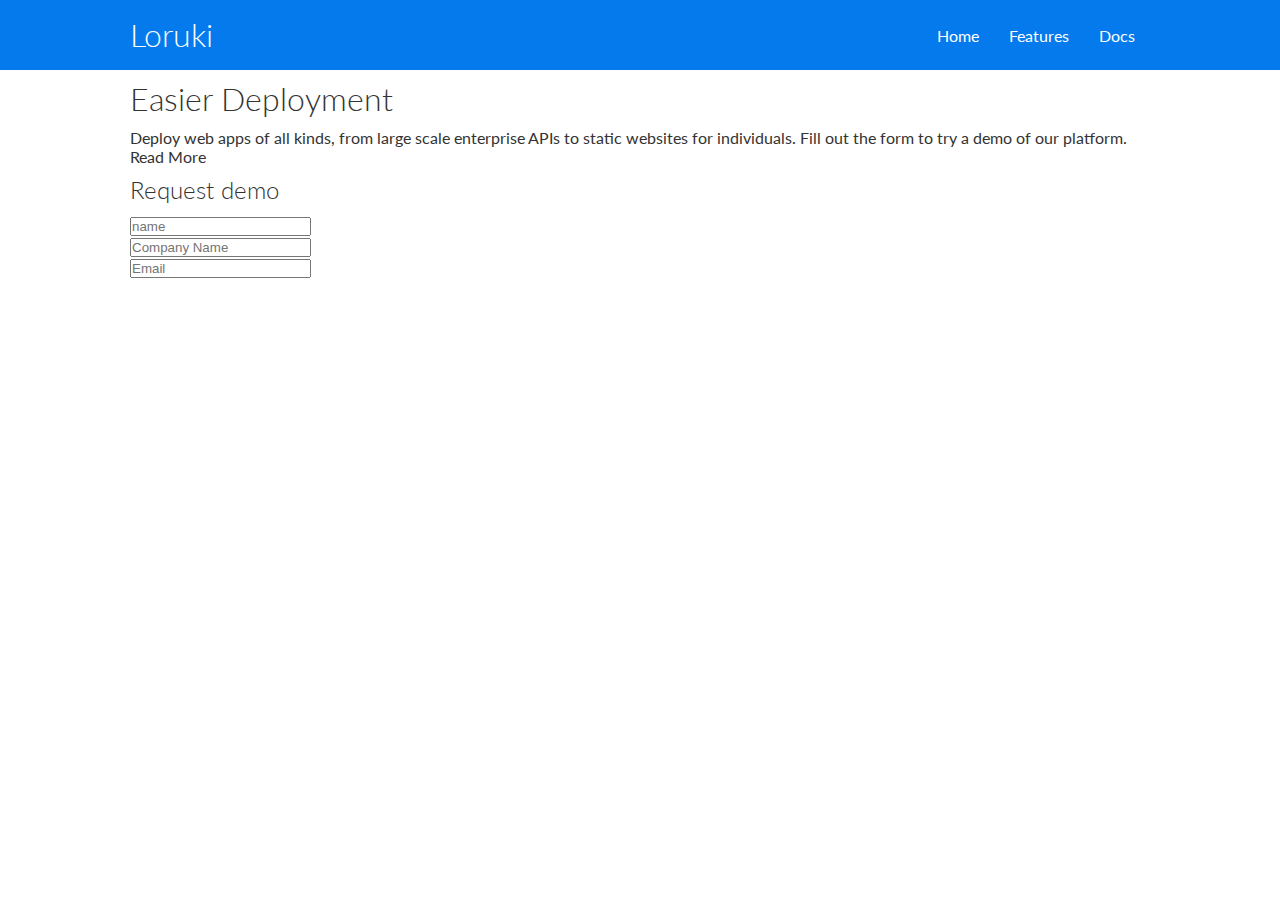
<file: Build Responsive Web/index.html>
<!DOCTYPE html>
<html lang="en">

<head>
    <meta charset="UTF-8" />
    <meta http-equiv="X-UA-Compatible" content="IE=edge" />
    <meta name="viewport" content="width=device-width, initial-scale=1.0" />
    <title>Loruki | Cloud</title>
    <link rel="stylesheet" href="https://cdnjs.cloudflare.com/ajax/libs/font-awesome/6.3.0/css/all.min.css" integrity="sha512-SzlrxWUlpfuzQ+pcUCosxcglQRNAq/DZjVsC0lE40xsADsfeQoEypE+enwcOiGjk/bSuGGKHEyjSoQ1zVisanQ==" crossorigin="anonymous" referrerpolicy="no-referrer"
    />
    <link rel="stylesheet" href="./style.css" />
</head>

<body>
    <div class="navbar">
        <div class="container flex">
            <h1 class="logo">Loruki</h1>
            <nav>
                <ul>
                    <li>
                        <a href="index.html">Home</a>
                    </li>
                    <li>
                        <a href="features.html">Features</a>
                    </li>
                    <li>
                        <a href="docs.html">Docs</a>
                    </li>
                </ul>
            </nav>
        </div>
    </div>
    <!-- Showcase -->
    <section class="showcase">
        <div class="container grid">
            <div class="showcase-text">
                <h1>Easier Deployment</h1>
                <p>
                    Deploy web apps of all kinds, from large scale enterprise APIs to static websites for individuals. Fill out the form to try a demo of our platform.
                    <a href="features.html" class="btn btn-outline">Read More</a>
                </p>
            </div>
            <div class="showcase-form card">
                <h2>Request demo</h2>
                <form action="">
                    <div class="form-control">
                        <input type="text" name="name" placeholder="name" required />
                    </div>
                    <div class="form-control">
                        <input type="text" name="company" placeholder="Company Name" required />
                    </div>
                    <div class="form-control">
                        <input type="email" name="email" placeholder="Email" required />
                    </div>
                </form>
            </div>
        </div>
    </section>
</body>

</html>
</file>
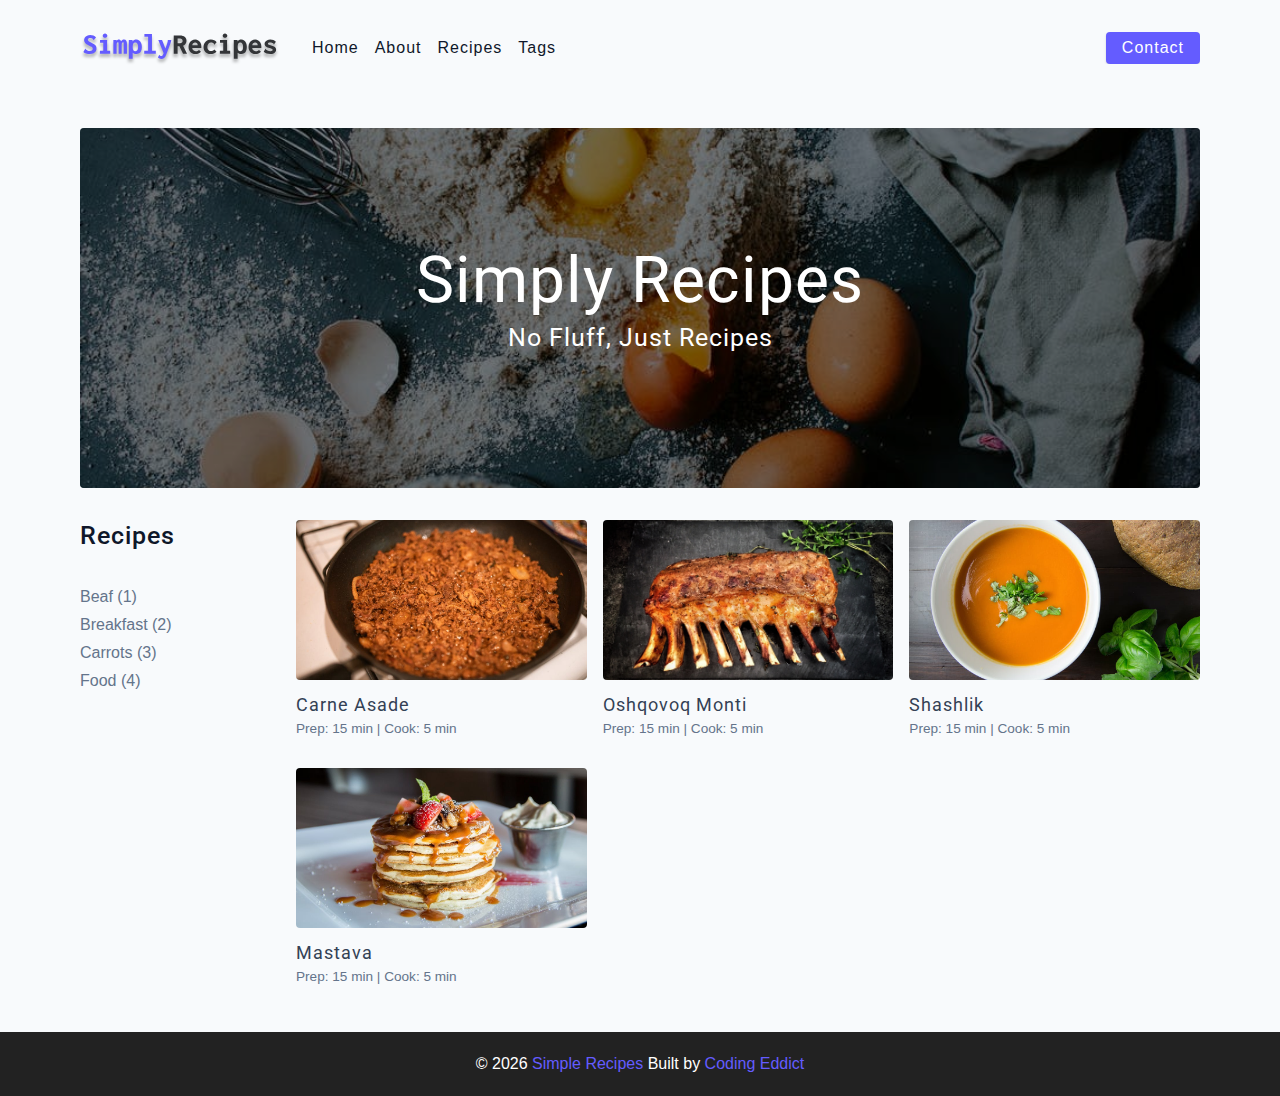
<file: Recipe web-site (Practice)/index.html>
<!DOCTYPE html>
<html lang="en">
  <head>
    <meta charset="UTF-8" />
    <meta http-equiv="X-UA-Compatible" content="IE=edge" />
    <meta name="viewport" content="width=device-width, initial-scale=1.0" />
    <title>Simply Recipes || Starter</title>
    <!-- favicon -->
    <link rel="shortcut icon" href="./assets/favicon.ico" type="image/x-icon" />
    <!-- normalize -->
    <link rel="stylesheet" href="./css/normalize.css" />
    <!-- font-awesome -->
    <link
      rel="stylesheet"
      href="https://cdnjs.cloudflare.com/ajax/libs/font-awesome/5.14.0/css/all.min.css" />
    <!-- main css -->
    <link rel="stylesheet" href="./css/main.css" />
  </head>

  <body>
    <!-- Navbar  -->
    <nav class="navbar">
      <div class="nav-center">
        <!-- Header -->
        <div class="nav-header">
          <a href="./index.html" class="nav-logo">
            <img src="./assets/logo.svg" />
          </a>
          <button type="button" class="btn nav-btn">
            <i class="fas fa-align-justify"></i>
          </button>
        </div>

        <!-- links -->
        <div class="nav-links show-links">
          <a href="./index.html" class="nav-link">Home</a>
          <a href="./about.html" class="nav-link">about</a>
          <a href="./recipes.html" class="nav-link">recipes</a>
          <a href="./tags.html" class="nav-link">tags</a>
          <div class="nav-link contact-link">
            <a href="./contact.html" class="btn">Contact</a>
          </div>
        </div>
      </div>
      <!-- </div> -->
    </nav>
    <!-- end of nav -->
    <!-- main -->
    <main class="page">
      <!-- Header -->
      <header class="hero">
        <div class="hero-container">
          <div class="hero-text">
            <h1>simply recipes</h1>
            <h4>no fluff, just recipes</h4>
          </div>
        </div>
      </header>
      <!-- end of header -->
      <!-- recipes container -->
      <section class="recipes-container">
        <!-- tag container -->
        <div class="tag-container">
          <h4>Recipes</h4>
          <div class="tags-list">
            <a href="./tag-template.html">Beaf (1)</a>
            <a href="./tag-template.html">Breakfast (2)</a>
            <a href="./tag-template.html">Carrots (3)</a>
            <a href="./tag-template.html">Food (4)</a>
          </div>
        </div>
        <!-- tag container -->
        <!-- recipes container -->
        <div class="recipes-list">
          <!-- single recipe -->
          <a href="./single-recipe.html" class="recipes">
            <img
              src="./assets/recipes/recipe-1.jpeg"
              alt="food"
              class="img img-recipe" />
            <h5>Carne asade</h5>
            <p>Prep: 15 min | Cook: 5 min</p>
          </a>
          <!-- end of single recipe -->

          <!-- single recipe -->
          <a href="./single-recipe.html" class="recipes">
            <img
              src="./assets/recipes/recipe-2.jpeg"
              alt="food"
              class="img img-recipe" />
            <h5>Oshqovoq monti</h5>
            <p>Prep: 15 min | Cook: 5 min</p>
          </a>
          <!-- end of single recipe -->

          <!-- single recipe -->
          <a href="./single-recipe.html" class="recipes">
            <img
              src="./assets/recipes/recipe-3.jpeg"
              alt="food"
              class="img img-recipe" />
            <h5>Shashlik</h5>
            <p>Prep: 15 min | Cook: 5 min</p>
          </a>
          <!-- end of single recipe -->

          <!-- single recipe -->
          <a href="./single-recipe.html" class="recipes">
            <img
              src="./assets/recipes/recipe-4.jpeg"
              alt="food"
              class="img img-recipe" />
            <h5>Mastava</h5>
            <p>Prep: 15 min | Cook: 5 min</p>
          </a>
          <!-- end of single recipe -->
        </div>
        <!-- end of recipes container -->
      </section>
    </main>
    <!-- end of main -->
    <!-- footer -->
    <footer class="page-footer">
      <p>
        &copy; <span id="date">2023</span>
        <span class="footer-logo"> Simple Recipes</span> Built by
        <a href="https://johnsmilga.com/"> Coding Eddict </a>
      </p>
    </footer>
    <!-- end of footer -->
    <script src="./js/app.js"></script>
  </body>
</html>
</file>
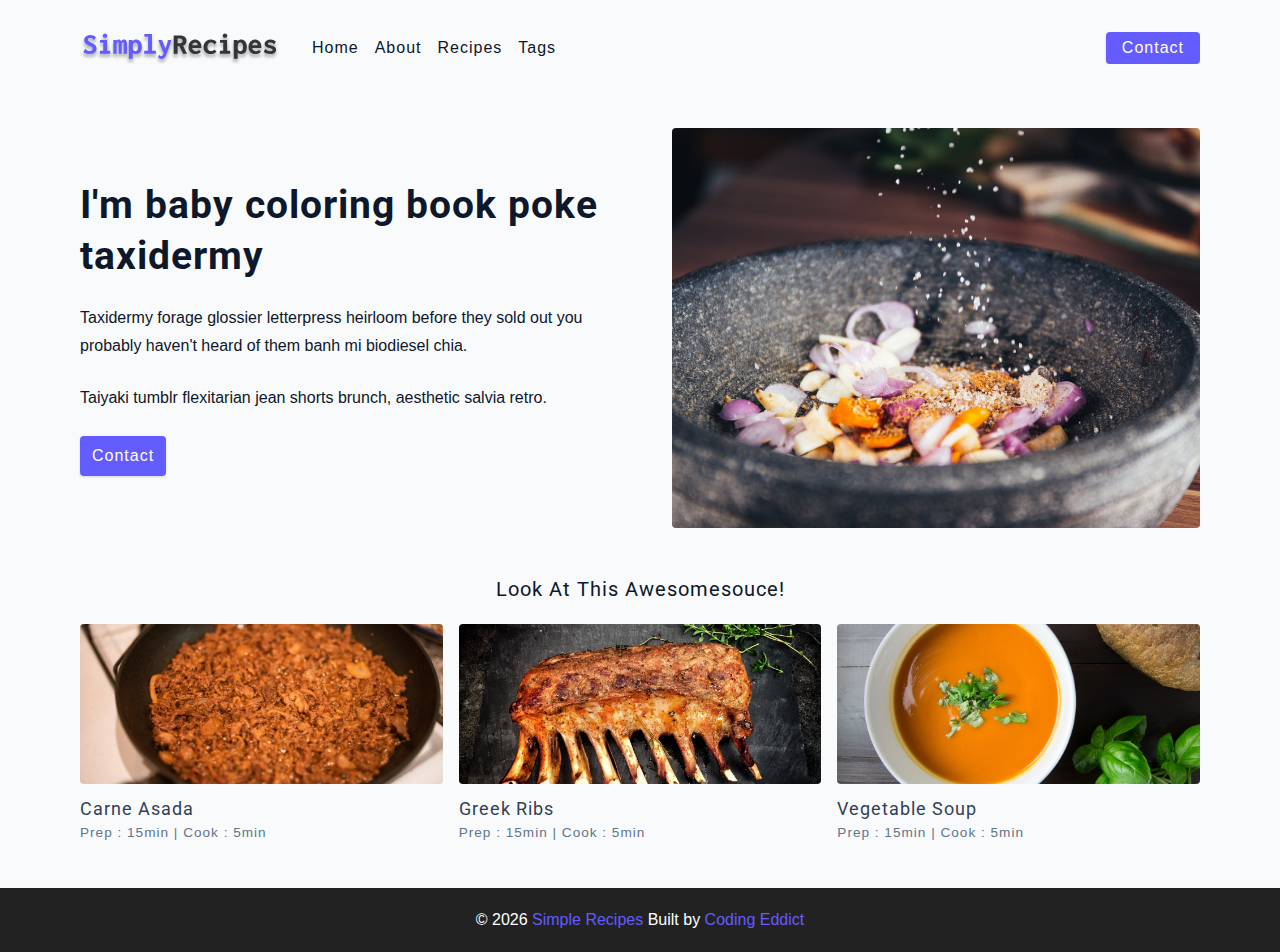
<file: Recipe web-site (Practice)/about.html>
<!DOCTYPE html>
<html lang="en">
  <head>
    <meta charset="UTF-8" />
    <meta http-equiv="X-UA-Compatible" content="IE=edge" />
    <meta name="viewport" content="width=device-width, initial-scale=1.0" />
    <title>About || Starter</title>
    <!-- favicon -->
    <link rel="shortcut icon" href="./assets/favicon.ico" type="image/x-icon" />
    <!-- normalize -->
    <link rel="stylesheet" href="./css/normalize.css" />
    <!-- font-awesome -->
    <link
      rel="stylesheet"
      href="https://cdnjs.cloudflare.com/ajax/libs/font-awesome/5.14.0/css/all.min.css" />
    <!-- main css -->
    <link rel="stylesheet" href="./css/main.css" />
  </head>

  <body>
    <!-- Navbar  -->
    <nav class="navbar">
      <div class="nav-center">
        <!-- Header -->
        <div class="nav-header">
          <a href="./index.html" class="nav-logo">
            <img src="./assets/logo.svg" />
          </a>
          <button type="button" class="btn nav-btn">
            <i class="fas fa-align-justify"></i>
          </button>
        </div>

        <!-- links -->
        <div class="nav-links show-links">
          <a href="./index.html" class="nav-link">Home</a>
          <a href="./about.html" class="nav-link">about</a>
          <a href="./recipes.html" class="nav-link">recipes</a>
          <a href="./tags.html" class="nav-link">tags</a>
          <div class="nav-link contact-link">
            <a href="./contact.html" class="btn">Contact</a>
          </div>
        </div>
      </div>
      <!-- </div> -->
    </nav>
    <!-- end of nav -->
    <!-- main -->
    <main class="page">
      <section class="about-page">
        <article>
          <h2>I'm baby coloring book poke taxidermy</h2>
          <p>
            Taxidermy forage glossier letterpress heirloom before they sold out
            you probably haven't heard of them banh mi biodiesel chia.
          </p>
          <p>
            Taiyaki tumblr flexitarian jean shorts brunch, aesthetic salvia
            retro.
          </p>
          <a href="contact.html" class="btn"> contact </a>
        </article>
        <!-- needs fixes -->
        <img
          src="./assets/about.jpeg"
          alt="Person Pouring Salt in Bowl"
          class="img about-img" />
      </section>
      <section class="featured-recipes">
        <h5 class="featured-title">Look At This Awesomesouce!</h5>
        <div class="recipes-list">
          <!-- single recipe -->
          <a href="single-recipe.html" class="recipe">
            <img
              src="./assets/recipes/recipe-1.jpeg"
              class="img recipe-img"
              alt="" />
            <h5>Carne Asada</h5>
            <p>Prep : 15min | Cook : 5min</p>
          </a>
          <!-- end of single recipe -->
          <!-- single recipe -->
          <a href="single-recipe.html" class="recipe">
            <img
              src="./assets/recipes/recipe-2.jpeg"
              class="img recipe-img"
              alt="" />
            <h5>Greek Ribs</h5>
            <p>Prep : 15min | Cook : 5min</p>
          </a>
          <!-- end of single recipe -->
          <!-- single recipe -->
          <a href="single-recipe.html" class="recipe">
            <img
              src="./assets/recipes/recipe-3.jpeg"
              class="img recipe-img"
              alt="" />
            <h5>Vegetable Soup</h5>
            <p>Prep : 15min | Cook : 5min</p>
          </a>
          <!-- end of single recipe -->
        </div>
      </section>
    </main>
    <!-- end of main -->
    <!-- footer -->
    <footer class="page-footer">
      <p>
        &copy; <span id="date">2023</span>
        <span class="footer-logo"> Simple Recipes</span> Built by
        <a href="https://johnsmilga.com/"> Coding Eddict </a>
      </p>
    </footer>
    <!-- end of footer -->
    <script src="./js/app.js"></script>
  </body>
</html>
</file>
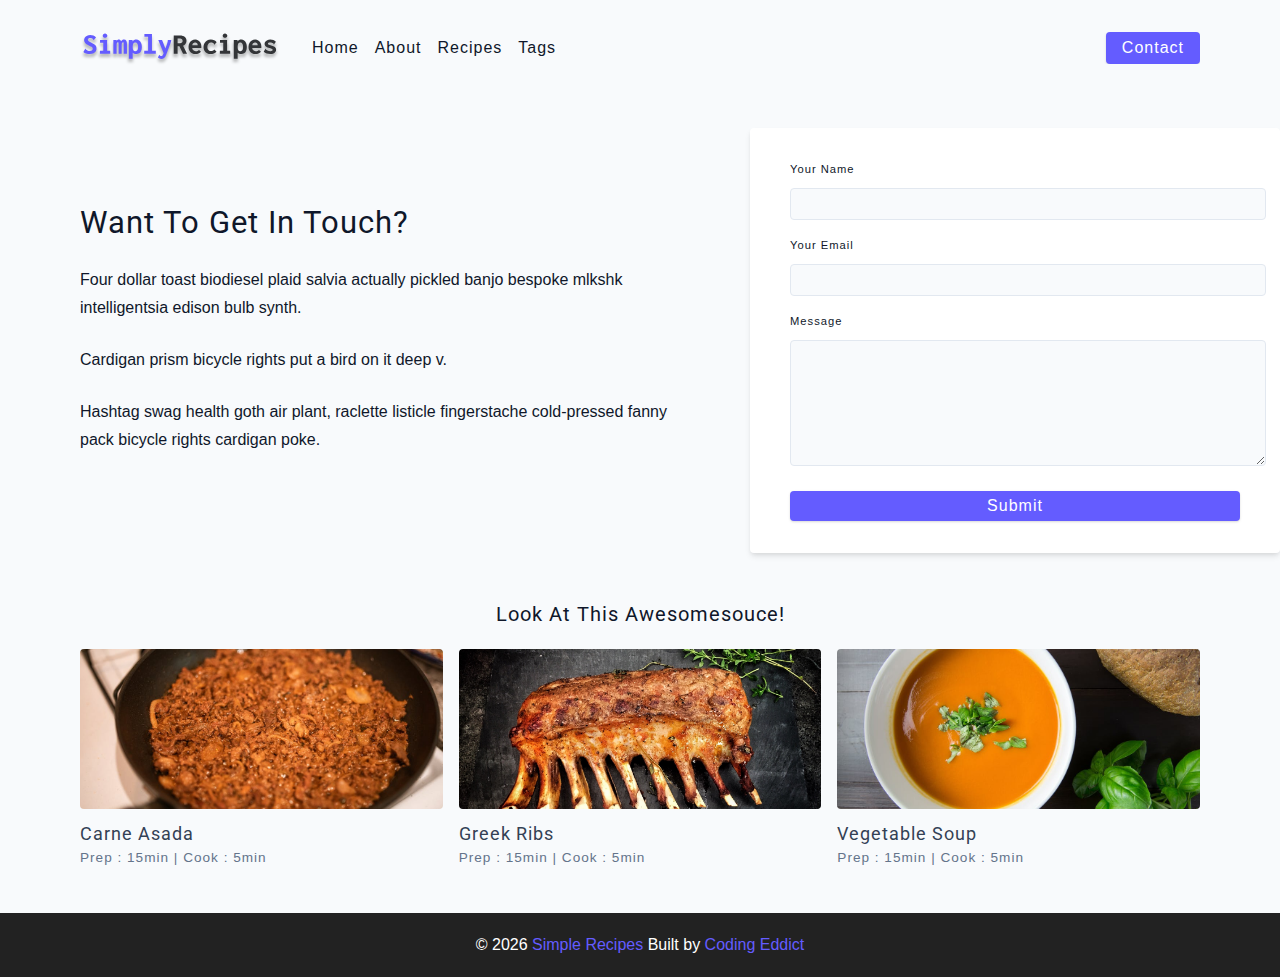
<file: Recipe web-site (Practice)/contact.html>
<!DOCTYPE html>
<html lang="en">
  <head>
    <meta charset="UTF-8" />
    <meta http-equiv="X-UA-Compatible" content="IE=edge" />
    <meta name="viewport" content="width=device-width, initial-scale=1.0" />
    <title>Contact || Starter</title>
    <!-- favicon -->
    <link rel="shortcut icon" href="./assets/favicon.ico" type="image/x-icon" />
    <!-- normalize -->
    <link rel="stylesheet" href="./css/normalize.css" />
    <!-- font-awesome -->
    <link
      rel="stylesheet"
      href="https://cdnjs.cloudflare.com/ajax/libs/font-awesome/5.14.0/css/all.min.css" />
    <!-- main css -->
    <link rel="stylesheet" href="./css/main.css" />
  </head>

  <body>
    <!-- Navbar  -->
    <nav class="navbar">
      <div class="nav-center">
        <!-- Header -->
        <div class="nav-header">
          <a href="./index.html" class="nav-logo">
            <img src="./assets/logo.svg" />
          </a>
          <button type="button" class="btn nav-btn">
            <i class="fas fa-align-justify"></i>
          </button>
        </div>

        <!-- links -->
        <div class="nav-links show-links">
          <a href="./index.html" class="nav-link">Home</a>
          <a href="./about.html" class="nav-link">about</a>
          <a href="./recipes.html" class="nav-link">recipes</a>
          <a href="./tags.html" class="nav-link">tags</a>
          <div class="nav-link contact-link">
            <a href="./contact.html" class="btn">Contact</a>
          </div>
        </div>
      </div>
      <!-- </div> -->
    </nav>
    <!-- end of nav -->
    <!-- main -->
    <main class="page">
      <section class="contact-container">
        <article class="contact-info">
          <h3>Want To Get In Touch?</h3>
          <p>
            Four dollar toast biodiesel plaid salvia actually pickled banjo
            bespoke mlkshk intelligentsia edison bulb synth.
          </p>
          <p>Cardigan prism bicycle rights put a bird on it deep v.</p>
          <p>
            Hashtag swag health goth air plant, raclette listicle fingerstache
            cold-pressed fanny pack bicycle rights cardigan poke.
          </p>
        </article>
        <article>
          <form class="form contact-form">
            <div class="form-row">
              <label html="name" class="form-label">your name</label>
              <input type="text" name="name" id="name" class="form-input" />
            </div>
            <div class="form-row">
              <label html="email" class="form-label">your email</label>
              <input type="text" name="email" id="email" class="form-input" />
            </div>
            <div class="form-row">
              <label html="message" class="form-label">message</label>
              <textarea
                name="message"
                id="message"
                class="form-textarea"></textarea>
            </div>
            <button type="submit" class="btn btn-block">submit</button>
          </form>
        </article>
      </section>
      <!-- featured recipes -->
      <section class="featured-recipes">
        <h5 class="featured-title">Look At This Awesomesouce!</h5>
        <div class="recipes-list">
          <!-- single recipe -->
          <a href="single-recipe.html" class="recipe">
            <img
              src="./assets/recipes/recipe-1.jpeg"
              class="img recipe-img"
              alt="" />
            <h5>Carne Asada</h5>
            <p>Prep : 15min | Cook : 5min</p>
          </a>
          <!-- end of single recipe -->
          <!-- single recipe -->
          <a href="single-recipe.html" class="recipe">
            <img
              src="./assets/recipes/recipe-2.jpeg"
              class="img recipe-img"
              alt="" />
            <h5>Greek Ribs</h5>
            <p>Prep : 15min | Cook : 5min</p>
          </a>
          <!-- end of single recipe -->
          <!-- single recipe -->
          <a href="single-recipe.html" class="recipe">
            <img
              src="./assets/recipes/recipe-3.jpeg"
              class="img recipe-img"
              alt="" />
            <h5>Vegetable Soup</h5>
            <p>Prep : 15min | Cook : 5min</p>
          </a>
          <!-- end of single recipe -->
        </div>
      </section>
    </main>
    <!-- end of main -->
    <!-- footer -->
    <footer class="page-footer">
      <p>
        &copy; <span id="date">2023</span>
        <span class="footer-logo"> Simple Recipes</span> Built by
        <a href="https://johnsmilga.com/"> Coding Eddict </a>
      </p>
    </footer>
    <!-- end of footer -->
    <script src="./js/app.js"></script>
  </body>
</html>
</file>
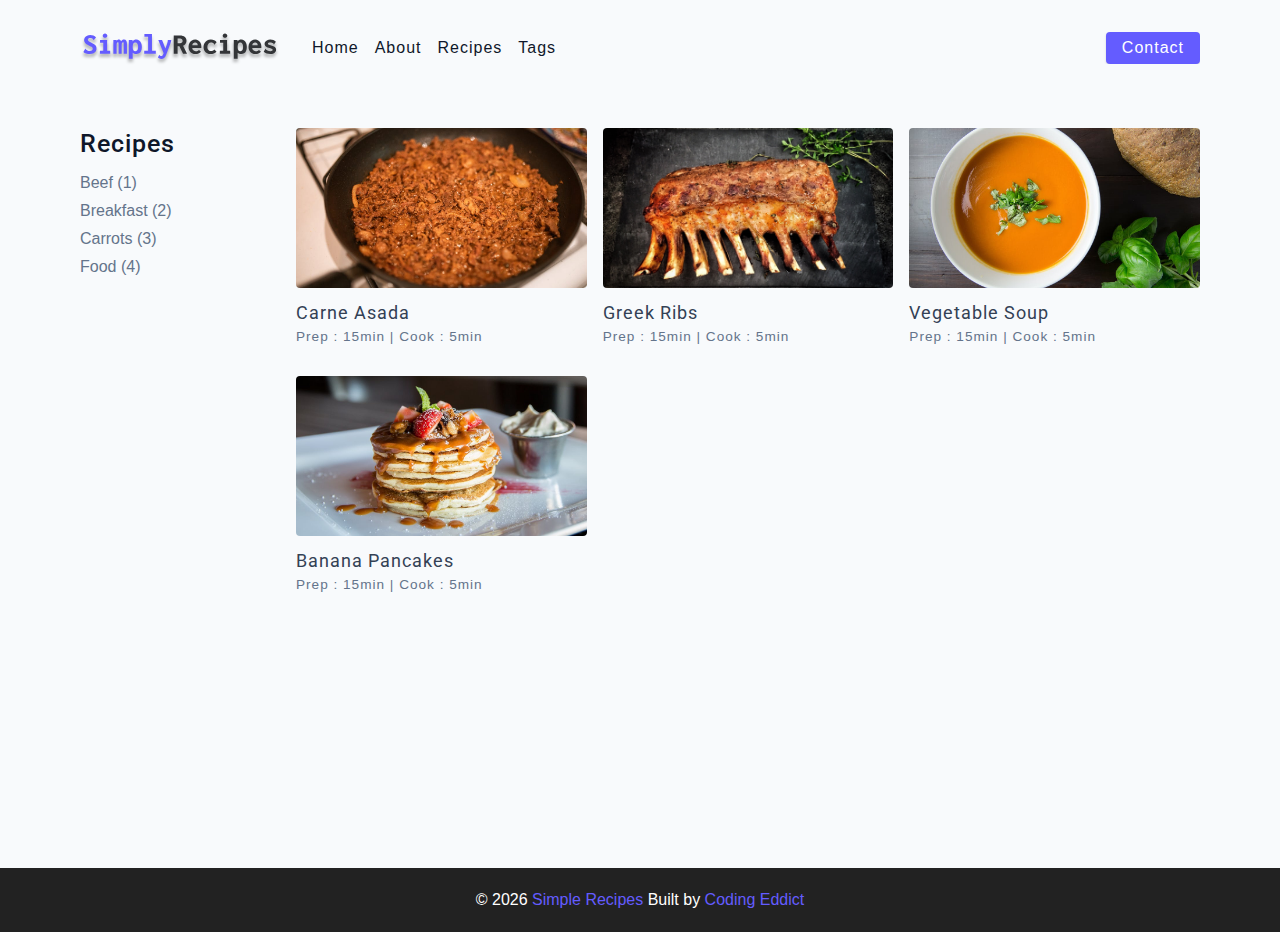
<file: Recipe web-site (Practice)/recipes.html>
<!DOCTYPE html>
<html lang="en">
  <head>
    <meta charset="UTF-8" />
    <meta http-equiv="X-UA-Compatible" content="IE=edge" />
    <meta name="viewport" content="width=device-width, initial-scale=1.0" />
    <title>Recipes || Starter</title>
    <!-- favicon -->
    <link rel="shortcut icon" href="./assets/favicon.ico" type="image/x-icon" />
    <!-- normalize -->
    <link rel="stylesheet" href="./css/normalize.css" />
    <!-- font-awesome -->
    <link
      rel="stylesheet"
      href="https://cdnjs.cloudflare.com/ajax/libs/font-awesome/5.14.0/css/all.min.css" />
    <!-- main css -->
    <link rel="stylesheet" href="./css/main.css" />
  </head>

  <body>
    <!-- Navbar  -->
    <nav class="navbar">
      <div class="nav-center">
        <!-- Header -->
        <div class="nav-header">
          <a href="./index.html" class="nav-logo">
            <img src="./assets/logo.svg" />
          </a>
          <button type="button" class="btn nav-btn">
            <i class="fas fa-align-justify"></i>
          </button>
        </div>

        <!-- links -->
        <div class="nav-links show-links">
          <a href="./index.html" class="nav-link">Home</a>
          <a href="./about.html" class="nav-link">about</a>
          <a href="./recipes.html" class="nav-link">recipes</a>
          <a href="./tags.html" class="nav-link">tags</a>
          <div class="nav-link contact-link">
            <a href="./contact.html" class="btn">Contact</a>
          </div>
        </div>
      </div>
      <!-- </div> -->
    </nav>
    <!-- end of nav -->
    <!-- main -->
    <main class="page">
      <section class="recipes-container">
        <!-- tag container -->
        <div class="tags-container">
          <h4>recipes</h4>
          <div class="tags-list">
            <a href="tag-template.html">Beef (1)</a>
            <a href="tag-template.html">Breakfast (2)</a>
            <a href="tag-template.html">Carrots (3)</a>
            <a href="tag-template.html">Food (4)</a>
          </div>
        </div>
        <!-- end of tag container -->
        <!-- recipes list -->
        <div class="recipes-list">
          <!-- single recipe -->
          <a href="single-recipe.html" class="recipe">
            <img
              src="./assets/recipes/recipe-1.jpeg"
              class="img recipe-img"
              alt="" />
            <h5>Carne Asada</h5>
            <p>Prep : 15min | Cook : 5min</p>
          </a>
          <!-- end of single recipe -->
          <!-- single recipe -->
          <a href="single-recipe.html" class="recipe">
            <img
              src="./assets/recipes/recipe-2.jpeg"
              class="img recipe-img"
              alt="" />
            <h5>Greek Ribs</h5>
            <p>Prep : 15min | Cook : 5min</p>
          </a>
          <!-- end of single recipe -->
          <!-- single recipe -->
          <a href="single-recipe.html" class="recipe">
            <img
              src="./assets/recipes/recipe-3.jpeg"
              class="img recipe-img"
              alt="" />
            <h5>Vegetable Soup</h5>
            <p>Prep : 15min | Cook : 5min</p>
          </a>
          <!-- end of single recipe -->
          <!-- single recipe -->
          <a href="single-recipe.html" class="recipe">
            <img
              src="./assets/recipes/recipe-4.jpeg"
              class="img recipe-img"
              alt="" />
            <h5>Banana Pancakes</h5>
            <p>Prep : 15min | Cook : 5min</p>
          </a>
          <!-- end of single recipe -->
        </div>
      </section>
    </main>
    <!-- end of main -->
    <!-- footer -->
    <footer class="page-footer">
      <p>
        &copy; <span id="date">2023</span>
        <span class="footer-logo"> Simple Recipes</span> Built by
        <a href="https://johnsmilga.com/"> Coding Eddict </a>
      </p>
    </footer>
    <!-- end of footer -->
    <script src="./js/app.js"></script>
  </body>
</html>
</file>
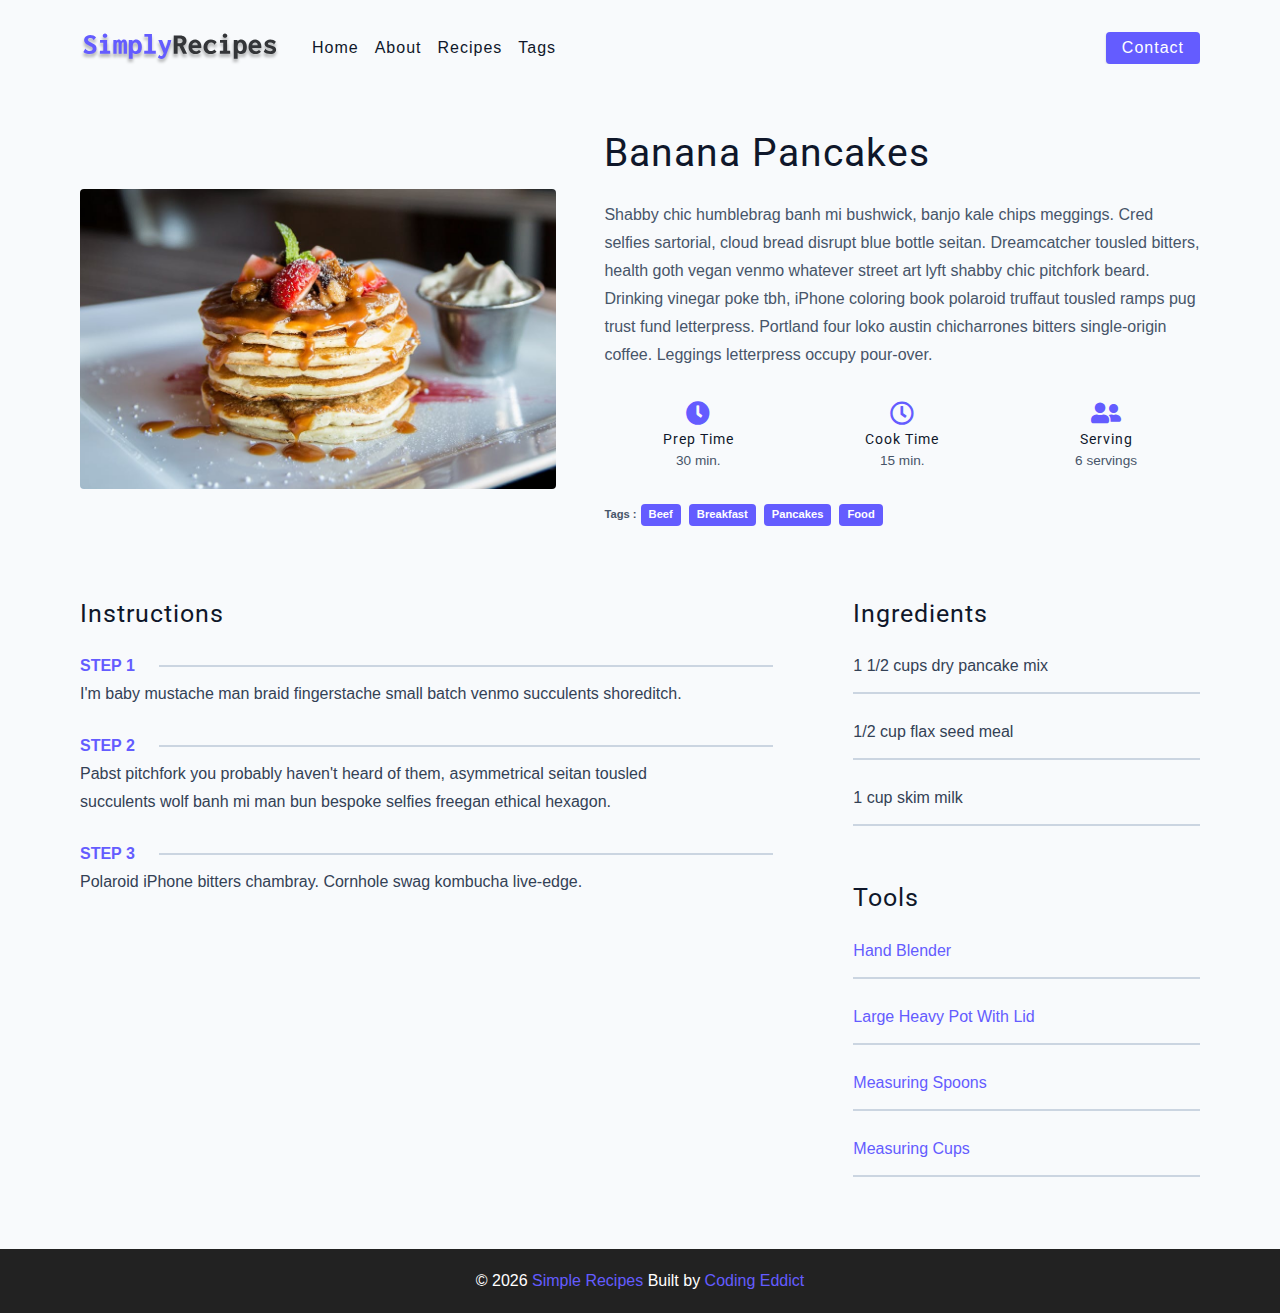
<file: Recipe web-site (Practice)/single-recipe.html>
<!DOCTYPE html>
<html lang="en">
  <head>
    <meta charset="UTF-8" />
    <meta http-equiv="X-UA-Compatible" content="IE=edge" />
    <meta name="viewport" content="width=device-width, initial-scale=1.0" />
    <title>Single Recipe || Starter</title>
    <!-- favicon -->
    <link rel="shortcut icon" href="./assets/favicon.ico" type="image/x-icon" />
    <!-- normalize -->
    <link rel="stylesheet" href="./css/normalize.css" />
    <!-- font-awesome -->
    <link
      rel="stylesheet"
      href="https://cdnjs.cloudflare.com/ajax/libs/font-awesome/5.14.0/css/all.min.css" />
    <!-- main css -->
    <link rel="stylesheet" href="./css/main.css" />
  </head>

  <body>
    <!-- Navbar  -->
    <nav class="navbar">
      <div class="nav-center">
        <!-- Header -->
        <div class="nav-header">
          <a href="./index.html" class="nav-logo">
            <img src="./assets/logo.svg" />
          </a>
          <button type="button" class="btn nav-btn">
            <i class="fas fa-align-justify"></i>
          </button>
        </div>

        <!-- links -->
        <div class="nav-links show-links">
          <a href="./index.html" class="nav-link">Home</a>
          <a href="./about.html" class="nav-link">about</a>
          <a href="./recipes.html" class="nav-link">recipes</a>
          <a href="./tags.html" class="nav-link">tags</a>
          <div class="nav-link contact-link">
            <a href="./contact.html" class="btn">Contact</a>
          </div>
        </div>
      </div>
      <!-- </div> -->
    </nav>
    <!-- end of nav -->
    <!-- main -->
    <main class="page">
      <div class="recipe-page">
        <section class="recipe-hero">
          <img
            src="./assets/recipes/recipe-4.jpeg"
            class="img recipe-hero-img" />
          <article class="recipe-info">
            <h2>Banana Pancakes</h2>
            <p>
              Shabby chic humblebrag banh mi bushwick, banjo kale chips
              meggings. Cred selfies sartorial, cloud bread disrupt blue bottle
              seitan. Dreamcatcher tousled bitters, health goth vegan venmo
              whatever street art lyft shabby chic pitchfork beard. Drinking
              vinegar poke tbh, iPhone coloring book polaroid truffaut tousled
              ramps pug trust fund letterpress. Portland four loko austin
              chicharrones bitters single-origin coffee. Leggings letterpress
              occupy pour-over.
            </p>
            <div class="recipe-icons">
              <article>
                <i class="fas fa-clock"></i>
                <h5>prep time</h5>
                <p>30 min.</p>
              </article>
              <article>
                <i class="far fa-clock"></i>
                <h5>cook time</h5>
                <p>15 min.</p>
              </article>
              <article>
                <i class="fas fa-user-friends"></i>
                <h5>serving</h5>
                <p>6 servings</p>
              </article>
            </div>
            <p class="recipe-tags">
              Tags : <a href="tag-template.html">beef</a>
              <a href="tag-template.html">breakfast</a>
              <a href="tag-template.html">pancakes</a>
              <a href="tag-template.html">food</a>
            </p>
          </article>
        </section>
        <!-- content -->
        <section class="recipe-content">
          <article>
            <h4>instructions</h4>
            <!-- single instruction -->
            <div class="single-instruction">
              <header>
                <p>step 1</p>
                <div></div>
              </header>
              <p>
                I'm baby mustache man braid fingerstache small batch venmo
                succulents shoreditch.
              </p>
            </div>
            <!-- end of single instruction -->
            <!-- single instruction -->
            <div class="single-instruction">
              <header>
                <p>step 2</p>
                <div></div>
              </header>
              <p>
                Pabst pitchfork you probably haven't heard of them, asymmetrical
                seitan tousled succulents wolf banh mi man bun bespoke selfies
                freegan ethical hexagon.
              </p>
            </div>
            <!-- end of single instruction -->
            <!-- single instruction -->
            <div class="single-instruction">
              <header>
                <p>step 3</p>
                <div></div>
              </header>
              <p>
                Polaroid iPhone bitters chambray. Cornhole swag kombucha
                live-edge.
              </p>
            </div>
            <!-- end of single instruction -->
          </article>
          <article class="second-column">
            <div>
              <h4>ingredients</h4>
              <p class="single-ingredient">1 1/2 cups dry pancake mix</p>
              <p class="single-ingredient">1/2 cup flax seed meal</p>
              <p class="single-ingredient">1 cup skim milk</p>
            </div>
            <div>
              <h4>tools</h4>
              <p class="single-tool">Hand Blender</p>
              <p class="single-tool">Large Heavy Pot With Lid</p>
              <p class="single-tool">Measuring Spoons</p>
              <p class="single-tool">Measuring Cups</p>
            </div>
          </article>
        </section>
      </div>
    </main>
    <!-- end of main -->
    <!-- footer -->
    <footer class="page-footer">
      <p>
        &copy; <span id="date">2023</span>
        <span class="footer-logo"> Simple Recipes</span> Built by
        <a href="https://johnsmilga.com/"> Coding Eddict </a>
      </p>
    </footer>
    <!-- end of footer -->
    <script src="./js/app.js"></script>
  </body>
</html>
</file>
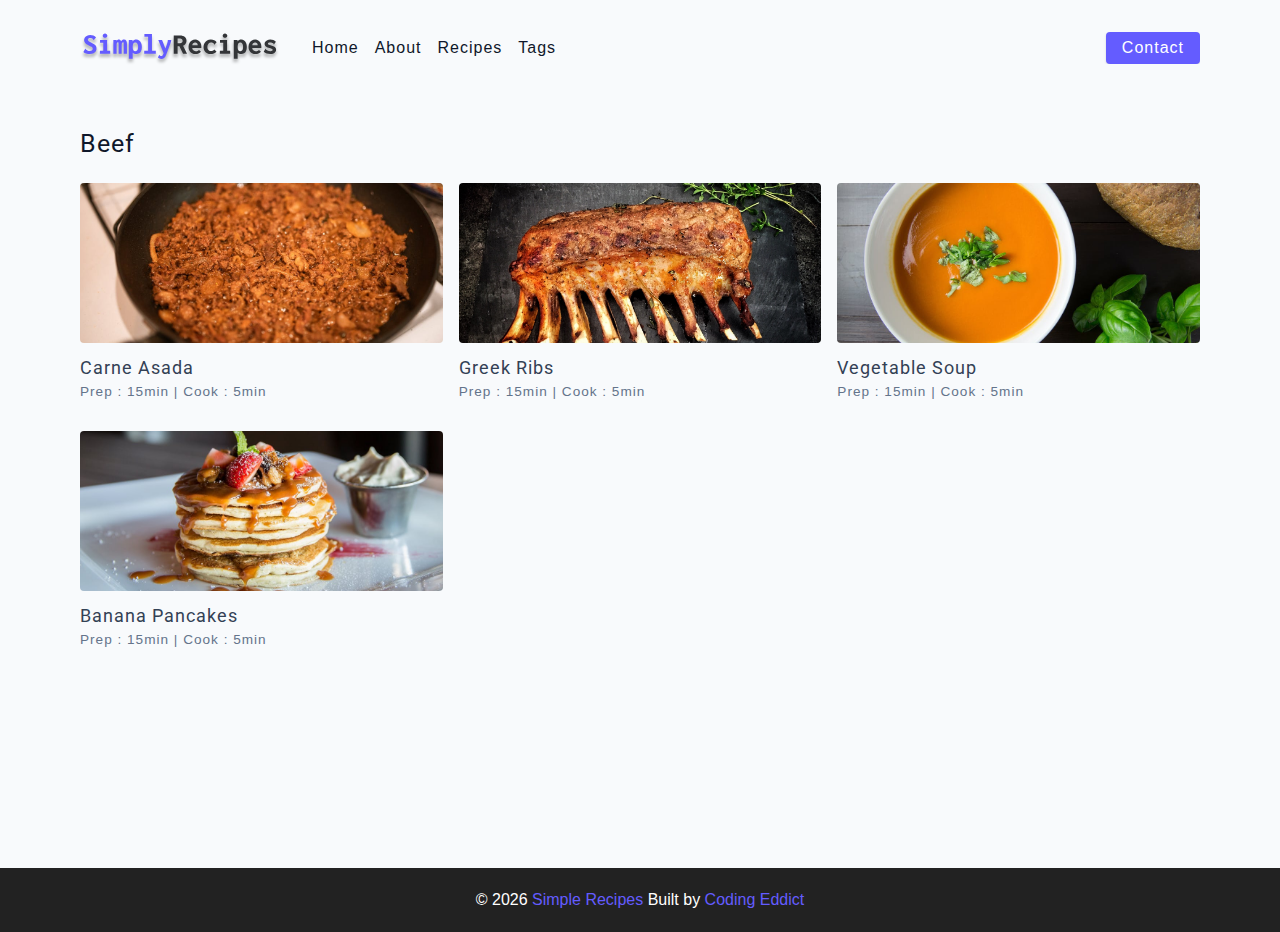
<file: Recipe web-site (Practice)/tag-template.html>
<!DOCTYPE html>
<html lang="en">
  <head>
    <meta charset="UTF-8" />
    <meta http-equiv="X-UA-Compatible" content="IE=edge" />
    <meta name="viewport" content="width=device-width, initial-scale=1.0" />
    <title>Beef|| Starter</title>
    <!-- favicon -->
    <link rel="shortcut icon" href="./assets/favicon.ico" type="image/x-icon" />
    <!-- normalize -->
    <link rel="stylesheet" href="./css/normalize.css" />
    <!-- font-awesome -->
    <link
      rel="stylesheet"
      href="https://cdnjs.cloudflare.com/ajax/libs/font-awesome/5.14.0/css/all.min.css" />
    <!-- main css -->
    <link rel="stylesheet" href="./css/main.css" />
  </head>

  <body>
    <!-- Navbar  -->
    <nav class="navbar">
      <div class="nav-center">
        <!-- Header -->
        <div class="nav-header">
          <a href="./index.html" class="nav-logo">
            <img src="./assets/logo.svg" />
          </a>
          <button type="button" class="btn nav-btn">
            <i class="fas fa-align-justify"></i>
          </button>
        </div>

        <!-- links -->
        <div class="nav-links show-links">
          <a href="./index.html" class="nav-link">Home</a>
          <a href="./about.html" class="nav-link">about</a>
          <a href="./recipes.html" class="nav-link">recipes</a>
          <a href="./tags.html" class="nav-link">tags</a>
          <div class="nav-link contact-link">
            <a href="./contact.html" class="btn">Contact</a>
          </div>
        </div>
      </div>
      <!-- </div> -->
    </nav>
    <!-- end of nav -->
    <!-- main -->
    <main class="page">
      <div class="featured-recipes">
        <h4>Beef</h4>
        <!-- recipes list -->
        <div class="recipes-list">
          <!-- single recipe -->
          <a href="single-recipe.html" class="recipe">
            <img
              src="./assets/recipes/recipe-1.jpeg"
              class="img recipe-img"
              alt="" />
            <h5>Carne Asada</h5>
            <p>Prep : 15min | Cook : 5min</p>
          </a>
          <!-- end of single recipe -->
          <!-- single recipe -->
          <a href="single-recipe.html" class="recipe">
            <img
              src="./assets/recipes/recipe-2.jpeg"
              class="img recipe-img"
              alt="" />
            <h5>Greek Ribs</h5>
            <p>Prep : 15min | Cook : 5min</p>
          </a>
          <!-- end of single recipe -->
          <!-- single recipe -->
          <a href="single-recipe.html" class="recipe">
            <img
              src="./assets/recipes/recipe-3.jpeg"
              class="img recipe-img"
              alt="" />
            <h5>Vegetable Soup</h5>
            <p>Prep : 15min | Cook : 5min</p>
          </a>
          <!-- end of single recipe -->
          <!-- single recipe -->
          <a href="single-recipe.html" class="recipe">
            <img
              src="./assets/recipes/recipe-4.jpeg"
              class="img recipe-img"
              alt="" />
            <h5>Banana Pancakes</h5>
            <p>Prep : 15min | Cook : 5min</p>
          </a>
          <!-- end of single recipe -->
        </div>
        <!-- end of recipe list -->
      </div>
    </main>
    <!-- end of main -->
    <!-- footer -->
    <footer class="page-footer">
      <p>
        &copy; <span id="date">2023</span>
        <span class="footer-logo"> Simple Recipes</span> Built by
        <a href="https://johnsmilga.com/"> Coding Eddict </a>
      </p>
    </footer>
    <!-- end of footer -->
    <script src="./js/app.js"></script>
  </body>
</html>
</file>
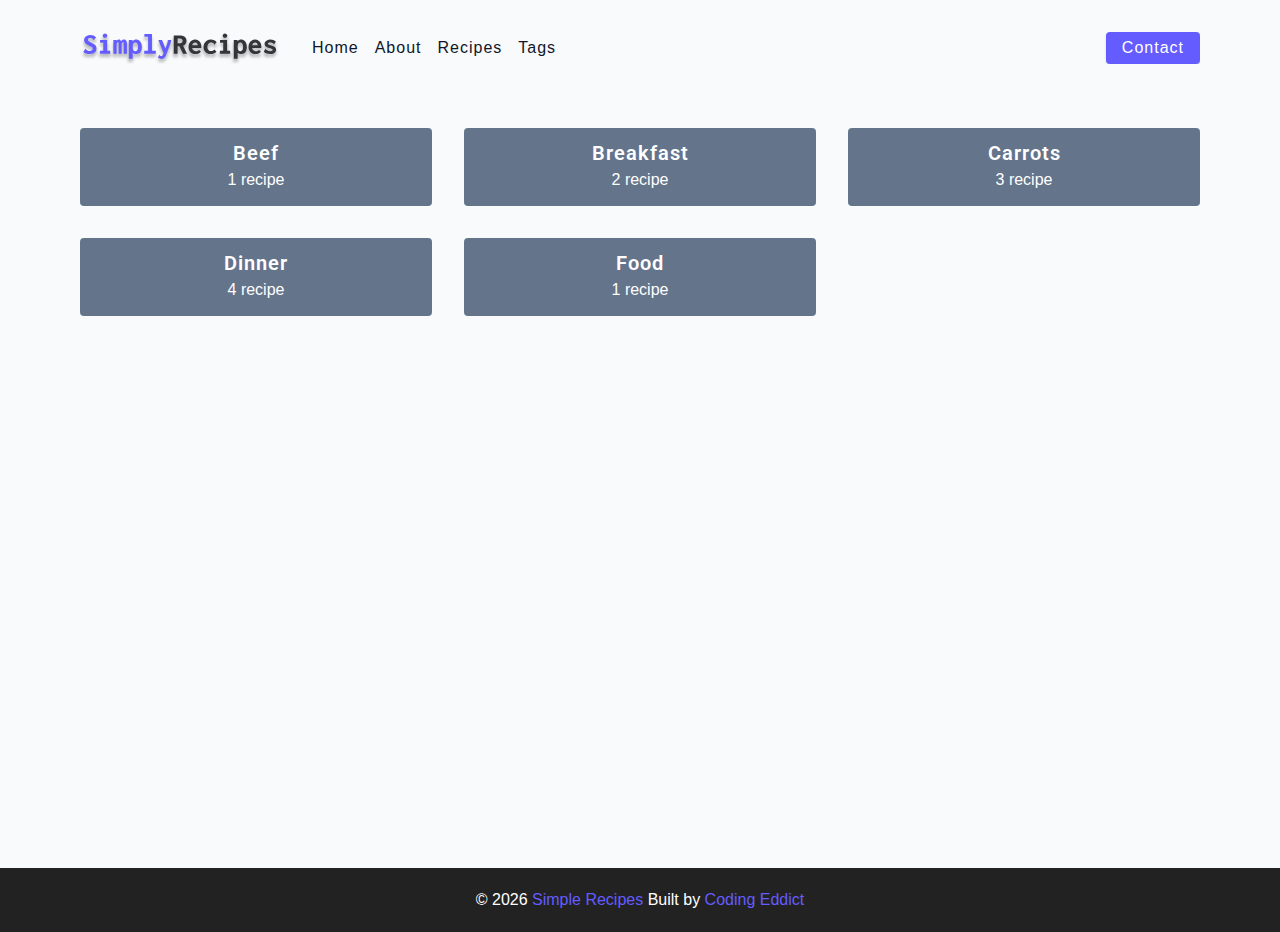
<file: Recipe web-site (Practice)/tags.html>
<!DOCTYPE html>
<html lang="en">
  <head>
    <meta charset="UTF-8" />
    <meta http-equiv="X-UA-Compatible" content="IE=edge" />
    <meta name="viewport" content="width=device-width, initial-scale=1.0" />
    <title>Tags || Starter</title>
    <!-- favicon -->
    <link rel="shortcut icon" href="./assets/favicon.ico" type="image/x-icon" />
    <!-- normalize -->
    <link rel="stylesheet" href="./css/normalize.css" />
    <!-- font-awesome -->
    <link
      rel="stylesheet"
      href="https://cdnjs.cloudflare.com/ajax/libs/font-awesome/5.14.0/css/all.min.css" />
    <!-- main css -->
    <link rel="stylesheet" href="./css/main.css" />
  </head>

  <body>
    <!-- Navbar  -->
    <nav class="navbar">
      <div class="nav-center">
        <!-- Header -->
        <div class="nav-header">
          <a href="./index.html" class="nav-logo">
            <img src="./assets/logo.svg" />
          </a>
          <button type="button" class="btn nav-btn">
            <i class="fas fa-align-justify"></i>
          </button>
        </div>

        <!-- links -->
        <div class="nav-links show-links">
          <a href="./index.html" class="nav-link">Home</a>
          <a href="./about.html" class="nav-link">about</a>
          <a href="./recipes.html" class="nav-link">recipes</a>
          <a href="./tags.html" class="nav-link">tags</a>
          <div class="nav-link contact-link">
            <a href="./contact.html" class="btn">Contact</a>
          </div>
        </div>
      </div>
      <!-- </div> -->
    </nav>
    <!-- end of nav -->
    <!-- main -->
    <main class="page">
      <section class="tags-wrapper">
        <!-- single tag -->
        <a href="tag-template.html" class="tag">
          <h5>beef</h5>
          <p>1 recipe</p>
        </a>
        <!-- end of single tag -->
        <!-- single tag -->
        <a href="tag-template.html" class="tag">
          <h5>breakfast</h5>
          <p>2 recipe</p>
        </a>
        <!-- end of single tag -->
        <!-- single tag -->
        <a href="tag-template.html" class="tag">
          <h5>carrots</h5>
          <p>3 recipe</p>
        </a>
        <!-- end of single tag -->
        <!-- single tag -->
        <a href="tag-template.html" class="tag">
          <h5>dinner</h5>
          <p>4 recipe</p>
        </a>
        <!-- end of single tag -->
        <!-- single tag -->
        <a href="tag-template.html" class="tag">
          <h5>food</h5>
          <p>1 recipe</p>
        </a>
        <!-- end of single tag -->
      </section>
    </main>
    <!-- end of main -->
    <!-- footer -->
    <footer class="page-footer">
      <p>
        &copy; <span id="date">2023</span>
        <span class="footer-logo"> Simple Recipes</span> Built by
        <a href="https://johnsmilga.com/"> Coding Eddict </a>
      </p>
    </footer>
    <!-- end of footer -->
    <script src="./js/app.js"></script>
  </body>
</html>
</file>
<file: Build Responsive Web/style.css>
@import url("https://fonts.googleapis.com/css2?family=Lato:wght@300&display=swap");
:root {
    --primary-color: #047aed;
}

* {
    box-sizing: border-box;
    padding: 0;
    margin: 0;
}

body {
    font-family: "Lato", sans-serif;
    color: #333;
}

ul {
    list-style-type: none;
}

a {
    text-decoration: none;
    color: #333;
}

h1,
h2 {
    font-weight: 300;
    line-height: 1.2;
    margin: 10px 0;
}

p {
    margin: 10px 0;
}

img {
    width: 100%;
}

.navbar {
    background-color: var(--primary-color);
    color: #fff;
    height: 70px;
}

.navbar ul {
    display: flex;
}

.navbar a {
    color: #fff;
    padding: 10px;
    margin: 0 5px;
}

.navbar .flex {
    justify-content: space-between;
}

.navbar a:hover {
    border-bottom: 2px solid #fff;
}

.container {
    max-width: 1100px;
    margin: 0 auto;
    overflow: auto;
    padding: 0 40px;
}

.flex {
    display: flex;
    flex-direction: row;
    justify-content: center;
    align-items: center;
    height: 100%;
}
</file>
<file: Recipe web-site (Practice)/css/main.css>
/* *,
::after,
::before {
  box-sizing: border-box;
}

/* fonts */

@import url("https://fonts.googleapis.com/css2?family=Roboto:wght@400;500;600&family=Montserrat&display=swap");
html {
  font-size: 100%;
}

/*16px*/

:root {
  /* colors */
  --primary-100: #e2e0ff;
  --primary-200: #c1beff;
  --primary-300: #a29dff;
  --primary-400: #837dff;
  --primary-500: #645cff;
  --primary-600: #504acc;
  --primary-700: #3c3799;
  --primary-800: #282566;
  --primary-900: #141233;
  /* grey */
  --grey-50: #f8fafc;
  --grey-100: #f1f5f9;
  --grey-200: #e2e8f0;
  --grey-300: #cbd5e1;
  --grey-400: #94a3b8;
  --grey-500: #64748b;
  --grey-600: #475569;
  --grey-700: #334155;
  --grey-800: #1e293b;
  --grey-900: #0f172a;
  /* rest of the colors */
  --black: #222;
  --white: #fff;
  --red-light: #f8d7da;
  --red-dark: #842029;
  --green-light: #d1e7dd;
  --green-dark: #0f5132;
  /* fonts  */
  --headingFont: "Roboto", sans-serif;
  --bodyFont: "Nunito", sans-serif;
  --smallText: 0.7em;
  /* rest of the vars */
  --backgroundColor: var(--grey-50);
  --textColor: var(--grey-900);
  --borderRadius: 0.25rem;
  --letterSpacing: 1px;
  --transition: 0.3s ease-in-out all;
  --max-width: 1120px;
  --fixed-width: 600px;
  /* box shadow*/
  --shadow-1: 0 1px 3px 0 rgba(0, 0, 0, 0.1), 0 1px 2px 0 rgba(0, 0, 0, 0.06);
  --shadow-2: 0 4px 6px -1px rgba(0, 0, 0, 0.1),
    0 2px 4px -1px rgba(0, 0, 0, 0.06);
  --shadow-3: 0 10px 15px -3px rgba(0, 0, 0, 0.1),
    0 4px 6px -2px rgba(0, 0, 0, 0.05);
  --shadow-4: 0 20px 25px -5px rgba(0, 0, 0, 0.1),
    0 10px 10px -5px rgba(0, 0, 0, 0.04);
}

body {
  background: var(--backgroundColor);
  font-family: var(--bodyFont);
  font-weight: 400;
  line-height: 1.75;
  color: var(--textColor);
}

p {
  margin-top: 0;
  margin-bottom: 1.5rem;
  max-width: 40em;
}

h1,
h2,
h3,
h4,
h5 {
  margin: 0;
  margin-bottom: 1.38rem;
  font-family: var(--headingFont);
  font-weight: 400;
  line-height: 1.3;
  text-transform: capitalize;
  letter-spacing: var(--letterSpacing);
}

h1 {
  margin-top: 0;
  font-size: 3.052rem;
}

h2 {
  font-size: 2.441rem;
}

h3 {
  font-size: 1.953rem;
}

h4 {
  font-size: 1.563rem;
}

h5 {
  font-size: 1.25rem;
}

small,
.text-small {
  font-size: var(--smallText);
}

a {
  text-decoration: none;
}

ul {
  list-style-type: none;
  padding: 0;
}

.img {
  width: 100%;
  display: block;
  object-fit: cover;
}

/* buttons */

.btn {
  cursor: pointer;
  color: var(--white);
  background: var(--primary-500);
  border: transparent;
  border-radius: var(--borderRadius);
  letter-spacing: var(--letterSpacing);
  padding: 0.375rem 0.75rem;
  box-shadow: var(--shadow-1);
  transition: var(--transtion);
  text-transform: capitalize;
  display: inline-block;
}

.btn:hover {
  background: var(--primary-700);
  box-shadow: var(--shadow-3);
}

.btn-hipster {
  color: var(--primary-500);
  background: var(--primary-200);
}

.btn-hipster:hover {
  color: var(--primary-200);
  background: var(--primary-700);
}

.btn-block {
  width: 100%;
}

/* alerts */

.alert {
  padding: 0.375rem 0.75rem;
  margin-bottom: 1rem;
  border-color: transparent;
  border-radius: var(--borderRadius);
}

.alert-danger {
  color: var(--red-dark);
  background: var(--red-light);
}

.alert-success {
  color: var(--green-dark);
  background: var(--green-light);
}

/* form */

.form {
  width: 90vw;
  max-width: var(--fixed-width);
  background: var(--white);
  border-radius: var(--borderRadius);
  box-shadow: var(--shadow-2);
  padding: 2rem 2.5rem;
  margin: 3rem auto;
}

.form-label {
  display: block;
  font-size: var(--smallText);
  margin-bottom: 0.5rem;
  text-transform: capitalize;
  letter-spacing: var(--letterSpacing);
}

.form-input,
.form-textarea {
  width: 100%;
  padding: 0.375rem 0.75rem;
  border-radius: var(--borderRadius);
  background: var(--backgroundColor);
  border: 1px solid var(--grey-200);
}

.form-row {
  margin-bottom: 1rem;
}

.form-textarea {
  height: 7rem;
}

::placeholder {
  font-family: inherit;
  color: var(--grey-400);
}

.form-alert {
  color: var(--red-dark);
  letter-spacing: var(--letterSpacing);
  text-transform: capitalize;
}

/* alert */

@keyframes spinner {
  to {
    transform: rotate(360deg);
  }
}

.loading {
  width: 6rem;
  height: 6rem;
  border: 5px solid var(--grey-400);
  border-radius: 50%;
  border-top-color: var(--primary-500);
  animation: spinner 0.6s linear infinite;
}

.loading {
  margin: 0 auto;
}

/* title */

.title {
  text-align: center;
}

.title-underline {
  background: var(--primary-500);
  width: 7rem;
  height: 0.25rem;
  margin: 0 auto;
  margin-top: -1rem;
}

/*
=============== 
Navbar
===============
*/

.navbar {
  display: flex;
  justify-content: center;
  align-items: center;
  /* background-color: blue; */
}

.nav-center {
  width: 90vw;
  max-width: var(--max-width);
  /* background-color: yellow; */
}

.nav-header {
  /* background-color: red; */
  height: 6rem;
  display: flex;
  justify-content: space-between;
  align-items: center;
}

.nav-header img {
  width: 200px;
}

.nav-logo {
  /* background-color: red; */
  display: flex;
  align-items: center;
}

.nav-btn {
  padding: 0.15rem 0.75rem;
}

.nav-btn i {
  font-size: 1.25rem;
}

.nav-links {
  display: flex;
  flex-direction: column;
  /* to do */
  height: 0;
  overflow: hidden;
  transition: var(--transition);
}

.show-links {
  height: 410px;
}

.nav-link {
  display: block;
  text-align: center;
  text-transform: capitalize;
  color: var(--grey-900);
  letter-spacing: var(--letterSpacing);
  padding: 1rem 0;
  border-top: 1px solid var(--grey-500);
  transition: var(--primary-500);
}

.contact-link a {
  padding: 0.15rem 1rem;
}

@media screen and (min-width: 992px) {
  .nav-btn {
    display: none;
  }
  .navbar {
    height: 6rem;
  }
  .nav-center {
    display: flex;
    align-items: center;
  }
  .nav-header {
    height: auto;
    margin-right: 2rem;
  }
  .nav-links {
    height: auto;
    flex-direction: row;
    align-items: center;
    width: 100%;
    /* background-color: red; */
  }
  .nav-link {
    padding: 0;
    border-top: none;
    margin-right: 1rem;
    font-size: 1rem;
  }
  .contact-link {
    margin-right: 0;
    margin-left: auto;
  }
}

/*
=============== 
Page
===============
*/

.page {
  /* background-color: red; */
  width: 90vw;
  max-width: var(--max-width);
  margin: 0 auto;
  padding-top: 2rem;
  min-height: calc(100vh - (6rem + 4rem));
}

/*
=============== 
Hero
===============
*/

.hero {
  height: 40vh;
  background: url(./../assets/main.jpeg) center/cover no-repeat;
  margin-bottom: 2rem;
  border-radius: var(--borderRadius);
  position: relative;
}

.hero-container {
  position: absolute;
  height: 100%;
  width: 100%;
  top: 0;
  left: 0;
  background: rgba(0, 0, 0, 0.04);
  display: flex;
  justify-content: center;
  align-items: center;
}

.hero-text {
  color: var(--white);
  text-align: center;
}

@media screen and (min-width: 768px) {
  .hero-text h1 {
    font-size: 2rem;
  }
}

/* 
=============== 
Recipes
=============== */

.recipes-container {
  display: grid;
  gap: 2rem 1rem;
  /* border: 2px solid red; */
}

.tag-container {
  /* border: 2px solid blue; */
  display: flex;
  flex-direction: column;
  padding-bottom: 3rem;
}

.recipes-list {
  display: grid;
  gap: 2rem 1rem;
  padding-bottom: 3rem;
}

.tag-container h4 {
  padding-bottom: 0.5rem;
  font-weight: 500;
}

.tags-list {
  display: grid;
  grid-template-columns: 1fr 1fr 1fr;
}

.tags-list a {
  text-transform: capitalize;
  color: var(--grey-500);
  display: block;
  transition: var(--transition);
}

.tags-list a:hover {
  color: var(--primary-500);
}

.recipes {
  display: block;
}

.img-recipe {
  height: 15rem;
  border-radius: var(--borderRadius);
  margin-bottom: 1rem;
}

.recipes h5 {
  margin-bottom: 0;
  line-height: 1;
  color: var(--grey-700);
  letter-spacing: var(--letterSpacing);
}

.recipes p {
  margin-bottom: 0;
  line-height: 1;
  color: var(--grey-500);
  margin-top: 0.5rem;
}

@media screen and (min-width: 576px) {
  .recipes-list {
    grid-template-columns: 1fr 1fr;
  }
  .img-recipe {
    height: 10rem;
  }
  .tag-container {
    order: 0;
  }
  .recipes p {
    font-size: 0.85rem;
  }
  .tags-list {
    grid-template-columns: 1fr;
  }
}

@media screen and (min-width: 992px) {
  .recipes-container {
    grid-template-columns: 200px 1fr;
  }
  .tags-list {
    grid-template-columns: 1fr;
  }
}

@media screen and (min-width: 1200px) {
  .recipes h5 {
    font-size: 1.15rem;
  }
  .recipes-list {
    grid-template-columns: 1fr 1fr 1fr;
  }
}

/* 
=============== 
Footer
=============== */

.page-footer {
  height: 4rem;
  background: var(--black);
  color: var(--white);
  display: flex;
  text-align: center;
}

.page-footer p {
  margin-bottom: 0;
}

.footer-logo,
.page-footer a {
  color: var(--primary-500);
}

*/ *,
::after,
::before {
  box-sizing: border-box;
}

/* fonts */

@import url("https://fonts.googleapis.com/css2?family=Roboto:wght@400;500;600&family=Montserrat&display=swap");
html {
  font-size: 100%;
}

/*16px*/

:root {
  /* colors */
  --primary-100: #e2e0ff;
  --primary-200: #c1beff;
  --primary-300: #a29dff;
  --primary-400: #837dff;
  --primary-500: #645cff;
  --primary-600: #504acc;
  --primary-700: #3c3799;
  --primary-800: #282566;
  --primary-900: #141233;
  /* grey */
  --grey-50: #f8fafc;
  --grey-100: #f1f5f9;
  --grey-200: #e2e8f0;
  --grey-300: #cbd5e1;
  --grey-400: #94a3b8;
  --grey-500: #64748b;
  --grey-600: #475569;
  --grey-700: #334155;
  --grey-800: #1e293b;
  --grey-900: #0f172a;
  /* rest of the colors */
  --black: #222;
  --white: #fff;
  --red-light: #f8d7da;
  --red-dark: #842029;
  --green-light: #d1e7dd;
  --green-dark: #0f5132;
  /* fonts  */
  --headingFont: "Roboto", sans-serif;
  --bodyFont: "Nunito", sans-serif;
  --smallText: 0.7em;
  /* rest of the vars */
  --backgroundColor: var(--grey-50);
  --textColor: var(--grey-900);
  --borderRadius: 0.25rem;
  --letterSpacing: 1px;
  --transition: 0.3s ease-in-out all;
  --max-width: 1120px;
  --fixed-width: 600px;
  /* box shadow*/
  --shadow-1: 0 1px 3px 0 rgba(0, 0, 0, 0.1), 0 1px 2px 0 rgba(0, 0, 0, 0.06);
  --shadow-2: 0 4px 6px -1px rgba(0, 0, 0, 0.1),
    0 2px 4px -1px rgba(0, 0, 0, 0.06);
  --shadow-3: 0 10px 15px -3px rgba(0, 0, 0, 0.1),
    0 4px 6px -2px rgba(0, 0, 0, 0.05);
  --shadow-4: 0 20px 25px -5px rgba(0, 0, 0, 0.1),
    0 10px 10px -5px rgba(0, 0, 0, 0.04);
}

body {
  background: var(--backgroundColor);
  font-family: var(--bodyFont);
  font-weight: 400;
  line-height: 1.75;
  color: var(--textColor);
}

p {
  margin-top: 0;
  margin-bottom: 1.5rem;
  max-width: 40em;
}

h1,
h2,
h3,
h4,
h5 {
  margin: 0;
  margin-bottom: 1.38rem;
  font-family: var(--headingFont);
  font-weight: 400;
  line-height: 1.3;
  text-transform: capitalize;
  letter-spacing: var(--letterSpacing);
}

h1 {
  margin-top: 0;
  font-size: 3.052rem;
}

h2 {
  font-size: 2.441rem;
}

h3 {
  font-size: 1.953rem;
}

h4 {
  font-size: 1.563rem;
}

h5 {
  font-size: 1.25rem;
}

small,
.text-small {
  font-size: var(--smallText);
}

a {
  text-decoration: none;
}

ul {
  list-style-type: none;
  padding: 0;
}

.img {
  width: 100%;
  display: block;
  object-fit: cover;
}

/* buttons */

.btn {
  cursor: pointer;
  color: var(--white);
  background: var(--primary-500);
  border: transparent;
  border-radius: var(--borderRadius);
  letter-spacing: var(--letterSpacing);
  padding: 0.375rem 0.75rem;
  box-shadow: var(--shadow-1);
  transition: var(--transtion);
  text-transform: capitalize;
  display: inline-block;
}

.btn:hover {
  background: var(--primary-700);
  box-shadow: var(--shadow-3);
}

.btn-hipster {
  color: var(--primary-500);
  background: var(--primary-200);
}

.btn-hipster:hover {
  color: var(--primary-200);
  background: var(--primary-700);
}

.btn-block {
  width: 100%;
}

/* alerts */

.alert {
  padding: 0.375rem 0.75rem;
  margin-bottom: 1rem;
  border-color: transparent;
  border-radius: var(--borderRadius);
}

.alert-danger {
  color: var(--red-dark);
  background: var(--red-light);
}

.alert-success {
  color: var(--green-dark);
  background: var(--green-light);
}

/* form */

.form {
  width: 90vw;
  max-width: var(--fixed-width);
  background: var(--white);
  border-radius: var(--borderRadius);
  box-shadow: var(--shadow-2);
  padding: 2rem 2.5rem;
  margin: 3rem auto;
}

.form-label {
  display: block;
  font-size: var(--smallText);
  margin-bottom: 0.5rem;
  text-transform: capitalize;
  letter-spacing: var(--letterSpacing);
}

.form-input,
.form-textarea {
  width: 100%;
  padding: 0.375rem 0.75rem;
  border-radius: var(--borderRadius);
  background: var(--backgroundColor);
  border: 1px solid var(--grey-200);
}

.form-row {
  margin-bottom: 1rem;
}

.form-textarea {
  height: 7rem;
}

::placeholder {
  font-family: inherit;
  color: var(--grey-400);
}

.form-alert {
  color: var(--red-dark);
  letter-spacing: var(--letterSpacing);
  text-transform: capitalize;
}

/* alert */

@keyframes spinner {
  to {
    transform: rotate(360deg);
  }
}

.loading {
  width: 6rem;
  height: 6rem;
  border: 5px solid var(--grey-400);
  border-radius: 50%;
  border-top-color: var(--primary-500);
  animation: spinner 0.6s linear infinite;
}

.loading {
  margin: 0 auto;
}

/* title */

.title {
  text-align: center;
}

.title-underline {
  background: var(--primary-500);
  width: 7rem;
  height: 0.25rem;
  margin: 0 auto;
  margin-top: -1rem;
}

/*
=============== 
Navbar
===============
*/

.navbar {
  display: flex;
  align-items: center;
  justify-content: center;
}

.nav-center {
  width: 90vw;
  max-width: var(--max-width);
}

.nav-header {
  height: 6rem;
  display: flex;
  justify-content: space-between;
  align-items: center;
}

.nav-header img {
  width: 200px;
}

.nav-logo {
  display: flex;
  align-items: flex-end;
}

.nav-btn {
  padding: 0.15rem 0.75rem;
}

.nav-btn i {
  font-size: 1.25rem;
}

.nav-links {
  height: 0;
  overflow: hidden;
  display: flex;
  flex-direction: column;
  transition: var(--transition);
}

.show-links {
  height: 23.9375rem;
}

.nav-link {
  display: block;
  text-align: center;
  font-size: 1.25rem;
  text-transform: capitalize;
  color: var(--grey-900);
  letter-spacing: var(--letterSpacing);
  padding: 1rem 0;
  border-top: 1px solid var(--grey-500);
  transition: var(--transition);
}

.nav-link:hover {
  color: var(--primary-500);
}

.contact-link a {
  padding: 0.15rem 1rem;
}

@media screen and (min-width: 992px) {
  .navbar {
    height: 6rem;
  }
  .nav-center {
    display: flex;
    align-items: center;
  }
  .nav-header {
    padding: 0;
    margin-right: 2rem;
    height: auto;
  }
  .nav-btn {
    display: none;
  }
  .nav-links {
    height: auto !important;
    flex-direction: row;
    align-items: center;
    width: 100%;
  }
  .nav-link {
    padding: 0;
    border-top: none;
    margin-right: 1rem;
    font-size: 1rem;
  }
  .contact-link {
    margin-right: 0;
    margin-left: auto;
  }
}

/*
=============== 
Page
===============
*/

.page {
  width: 90vw;
  max-width: var(--max-width);
  margin: 0 auto;
}

.page {
  padding-top: 2rem;
  min-height: calc(100vh - (6rem + 4rem));
}

/*
=============== 
Footer
===============
*/

.page-footer {
  text-align: center;
  height: 4rem;
  display: flex;
  align-items: center;
  justify-content: center;
  background: var(--black);
  color: var(--white);
}

.page-footer h5 {
  margin-top: 0;
  margin-bottom: 0;
}

.page-footer p {
  margin-bottom: 0;
}

.page-footer .footer-logo,
.page-footer a {
  color: var(--primary-500);
}

/*
=============== 
Hero
===============
*/

.hero {
  height: 40vh;
  position: relative;
  margin-bottom: 2rem;
  background: url("../assets/main.jpeg") center/cover no-repeat;
  border-radius: var(--borderRadius);
}

.hero-container {
  position: absolute;
  top: 0;
  left: 0;
  width: 100%;
  height: 100%;
  display: flex;
  align-items: center;
  justify-content: center;
  background: rgba(0, 0, 0, 0.4);
  border-radius: var(--borderRadius);
}

.hero-text {
  color: var(--white);
  text-align: center;
}

@media only screen and (min-width: 768px) {
  .hero-text h1 {
    font-size: 4rem;
    margin-bottom: 0;
  }
}

/*
=============== 
Recipes 
===============
*/

.recipes-container {
  display: grid;
  gap: 2rem 1rem;
}

.recipes-list {
  display: grid;
  gap: 2rem 1rem;
  padding-bottom: 3rem;
}

.tags-container {
  order: 1;
  display: flex;
  flex-direction: column;
  padding-bottom: 3rem;
  /* background: blue; */
}

.tags-container h4 {
  margin-bottom: 0.5rem;
  font-weight: 500;
}

.tags-list {
  display: grid;
  grid-template-columns: 1fr 1fr 1fr;
}

.tags-list a {
  text-transform: capitalize;
  display: block;
  color: var(--grey-500);
  transition: var(--transition);
}

.tags-list a:hover {
  color: var(--primary-500);
}

.recipe {
  display: block;
}

.recipe-img {
  height: 15rem;
  border-radius: var(--borderRadius);
  margin-bottom: 1rem;
}

.recipe h5 {
  margin-bottom: 0;
  margin-top: 0.25rem;
  line-height: 1;
  color: var(--grey-700);
}

.recipe p {
  margin-bottom: 0;
  line-height: 1;
  color: var(--grey-500);
  margin-top: 0.5rem;
  letter-spacing: var(--letterSpacing);
}

@media screen and (min-width: 576px) {
  .recipes-list {
    grid-template-columns: 1fr 1fr;
  }
  .recipe-img {
    height: 10rem;
  }
}

@media screen and (min-width: 992px) {
  .recipes-container {
    grid-template-columns: 200px 1fr;
    gap: 1rem;
  }
  .recipes-list {
    grid-template-columns: 1fr 1fr;
  }
  .recipe p {
    font-size: 0.85rem;
  }
  .tags-container {
    order: 0;
    /* background: blue; */
  }
  .tags-list {
    display: grid;
    grid-template-columns: 1fr;
  }
}

@media screen and (min-width: 1200px) {
  .recipe h5 {
    font-size: 1.15rem;
  }
  .recipes-list {
    grid-template-columns: 1fr 1fr 1fr;
  }
}

/*
=============== 
Error
===============
*/

.error-page {
  text-align: center;
  padding-top: 5rem;
}

.error-page h1 {
  font-size: 9rem;
}

/*
=============== 
About Page
===============
*/

.about-page h2 {
  text-transform: none;
  font-weight: bold;
}

.about-page {
  display: grid;
  gap: 2rem 4rem;
  padding-bottom: 3rem;
}

.about-img {
  border-radius: var(--borderRadius);
  height: 300px;
}

@media screen and (min-width: 992px) {
  .about-page {
    grid-template-columns: 1fr 1fr;
    grid-template-rows: 400px;
    align-items: center;
  }
  .about-img {
    height: 100%;
  }
}

.featured-title {
  text-align: center;
}

/*
=============== 
Contact Page
===============
*/

.contact-form {
  width: 100%;
  margin: 0;
}

.contact-container {
  display: grid;
  gap: 2rem 3rem;
  padding-bottom: 3rem;
}

@media screen and (min-width: 992px) {
  .contact-container {
    grid-template-columns: 1fr 450px;
    align-items: center;
  }
}

/*
=============== 
Tags Page
===============
*/

.tags-wrapper {
  display: grid;
  gap: 2rem;
  padding-bottom: 3rem;
}

.tag {
  background: var(--grey-500);
  border-radius: var(--borderRadius);
  text-align: center;
  color: var(--white);
  transition: var(--transition);
  padding: 0.75rem 0;
}

.tag:hover {
  background: var(--primary-500);
}

.tag h5,
.tag p {
  margin-bottom: 0;
}

.tag h5 {
  font-weight: 600;
}

@media screen and (min-width: 576px) {
  .tags-wrapper {
    grid-template-columns: 1fr 1fr;
  }
}

@media screen and (min-width: 992px) {
  .tags-wrapper {
    grid-template-columns: 1fr 1fr 1fr;
  }
}

/*
=============== 
Recipe Template
===============
*/

.recipe-hero {
  display: grid;
  gap: 3rem;
}

.recipe-hero-img {
  height: 300px;
  border-radius: var(--borderRadius);
}

.recipe-info p {
  color: var(--grey-600);
}

.recipe-icons {
  display: grid;
  grid-template-columns: repeat(3, 1fr);
  gap: 1rem;
  margin: 2rem 0;
  text-align: center;
}

.recipe-icons i {
  font-size: 1.5rem;
  color: var(--primary-500);
}

.recipe-icons h5,
.recipe-icons p {
  margin-bottom: 0;
  font-size: 0.85em;
}

.recipe-icons p {
  color: var(--grey-600);
}

.recipe-tags {
  display: flex;
  align-items: center;
  flex-wrap: wrap;
  font-size: 0.7em;
  font-weight: 600;
}

.recipe-tags a {
  background: var(--primary-500);
  border-radius: var(--borderRadius);
  color: var(--white);
  padding: 0.05rem 0.5rem;
  margin: 0 0.25rem;
  text-transform: capitalize;
}

@media screen and (min-width: 992px) {
  .recipe-hero {
    grid-template-columns: 4fr 5fr;
    align-items: center;
  }
}

.recipe-content {
  padding: 3rem 0;
  display: grid;
  gap: 2rem 5rem;
}

@media screen and (min-width: 992px) {
  .recipe-content {
    grid-template-columns: 2fr 1fr;
  }
}

.single-instruction header {
  display: grid;
  grid-template-columns: auto 1fr;
  gap: 1.5rem;
  align-items: center;
}

.single-instruction header p {
  text-transform: uppercase;
  font-weight: 600;
  color: var(--primary-500);
  margin-bottom: 0;
}

.single-instruction > p {
  color: var(--grey-700);
}

.single-instruction header div {
  height: 2px;
  background: var(--grey-300);
}

.second-column {
  display: grid;
  row-gap: 2rem;
}

.single-ingredient {
  border-bottom: 2px solid var(--grey-300);
  padding-bottom: 0.75rem;
  color: var(--grey-700);
}

.single-tool {
  border-bottom: 2px solid var(--grey-300);
  padding-bottom: 0.75rem;
  color: var(--primary-500);
  text-transform: capitalize;
}
</file>
